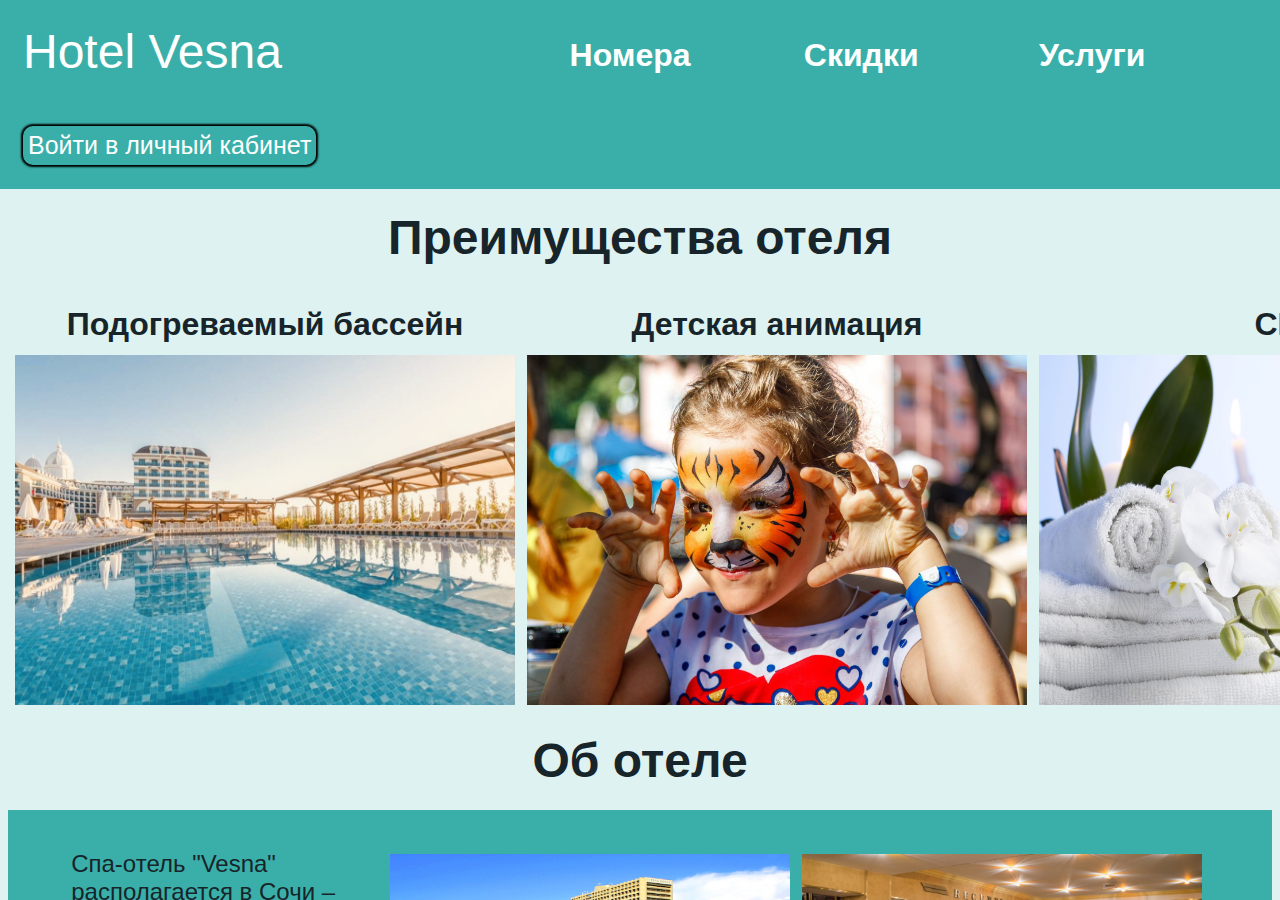
<file: index.html>
<html>
<head>
	<title>Hotel Vesna</title>
</head>
	<frameset rows="12%,9%,*" border="0">
	<frame src="html/top.html" scrolling="no" noresize/>
	<frame src="html/top2.html" scrolling="no" noresize/>
	<frame name="main" src="html/main01.html"/>
	</frameset>
</html>
</file>
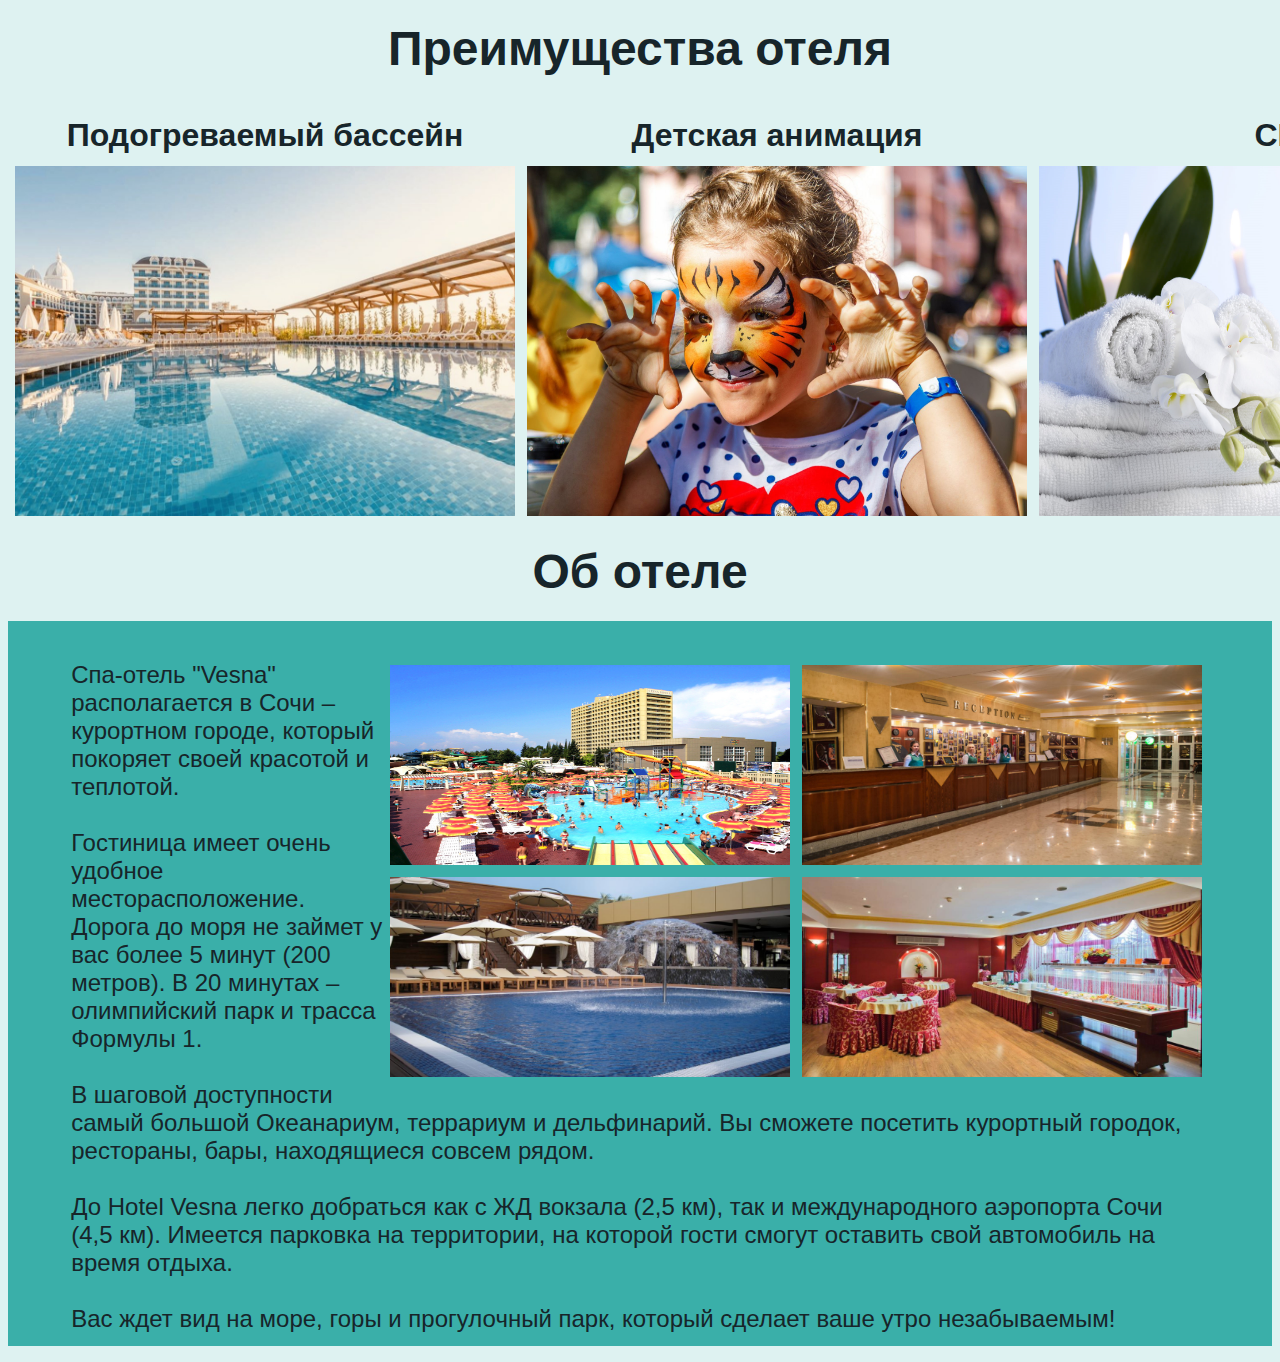
<file: html/main01.html>
<html>
<body bgcolor = "#DEF2F1">
	<H1 align="center" style="font-family: ‘Carme’, sans-serif; padding: 1% 5% 1%"><Font color="#17252A"><font size="7">Преимущества отеля</font></font></H1>
	<table width="100%" cellpadding="5">
		<tr>
			<th width = "33%" style="font-family: ‘Carme’, sans-serif"><Font color="#17252A"><font size="6">Подогреваемый бассейн</font></font></th>
			<th width = "33%" style="font-family: ‘Carme’, sans-serif"><Font color="#17252A"><font size="6">Детская анимация</font></font></th>
			<th width = "33%" style="font-family: ‘Carme’, sans-serif"><Font color="#17252A"><font size="6">СПА</font></font></th>
		</tr>
		<tr>
			<td align="center"><img src="../img/swimingpool.png" width="500" height="350"></td>
			<td align="center"><img src="../img/kids.png" width="500" height="350"></td>
			<td align="center"><img src="../img/spa.png" width="500" height="350"></td>
		</tr>
	</table>
	<H1 align="center" style="font-family: ‘Carme’, sans-serif"><Font color="#17252A"><font size="7">Об отеле</font></font></H1>
	<table width="40%" cellpadding="5" align = "right" style = "padding-right: 5%; margin-top: 3%">
		<tr>
			<th align="center"><img src="../img/hotel1.png" width="400" height="200"></th>
			<th align="center"><img src="../img/hotel2.png" width="400" height="200"></th>
		</tr>
		<tr>
			<td align="center"><img src="../img/hotel3.png" width="400" height="200"></td>
			<td align="center"><img src="../img/hotel4.png" width="400" height="200"></td>
		</tr>
	</table>
	<p style="font-family: ‘Carme’, sans-serif; background-color: #3AAFA9; padding: 1% 5% 1%"><Font color="#17252A"><font size="5">
	<br>Спа-отель "Vesna" располагается в Сочи – курортном
	городе, который покоряет своей красотой и теплотой.</br>
	<br>Гостиница имеет очень удобное месторасположение. Дорога до моря не займет у вас более 5 минут (200 метров). В 20 минутах – 
	олимпийский парк и трасса Формулы 1.</br> 
	<br>В шаговой доступности самый большой Океанариум, террариум и дельфинарий. Вы сможете 
	посетить курортный городок, рестораны, бары, находящиеся совсем рядом.</br>
	<br>До Hotel Vesna легко добраться как с ЖД вокзала (2,5 км), так и международного аэропорта Сочи (4,5 км). Имеется парковка на 
	территории, на которой гости смогут оставить свой автомобиль на время отдыха.</br>
	<br>Вас ждет вид на море, горы и прогулочный парк, который сделает ваше утро незабываемым!</br></font></font></p>
</body>
</html>
</file>
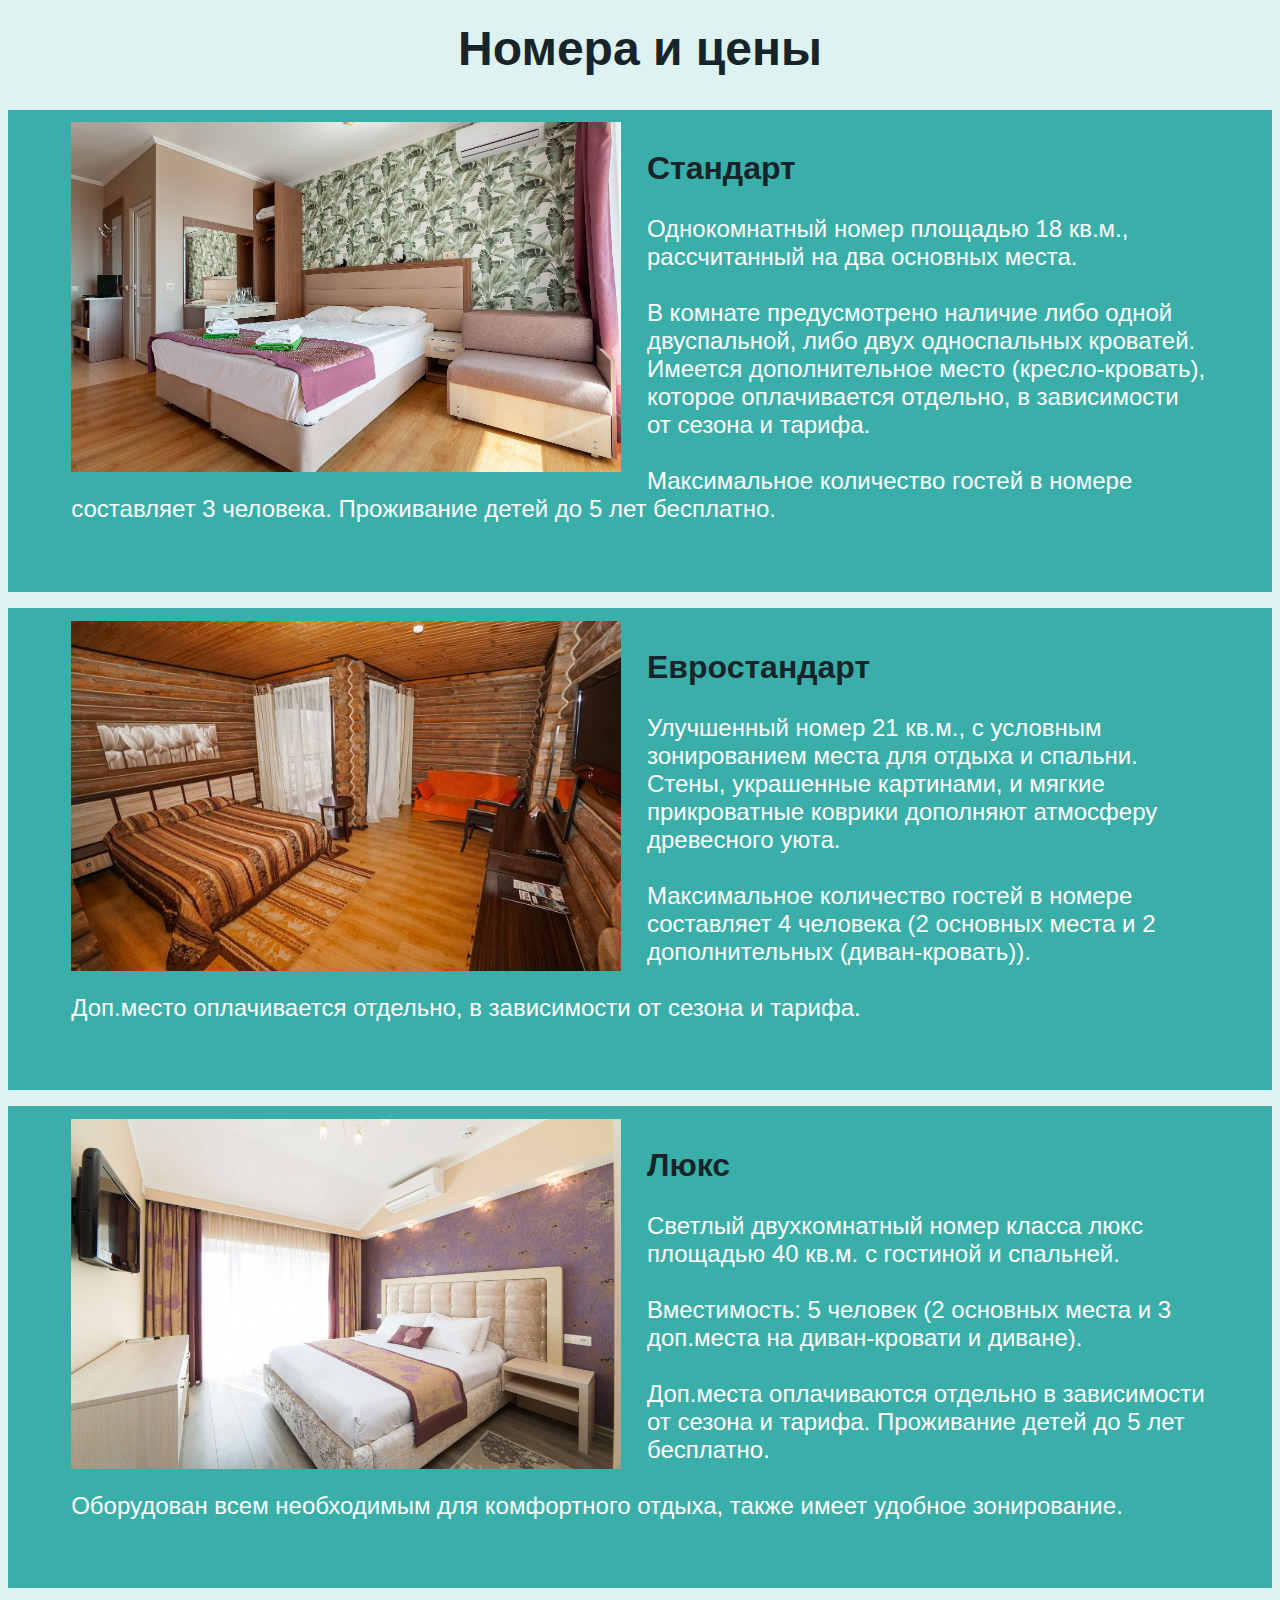
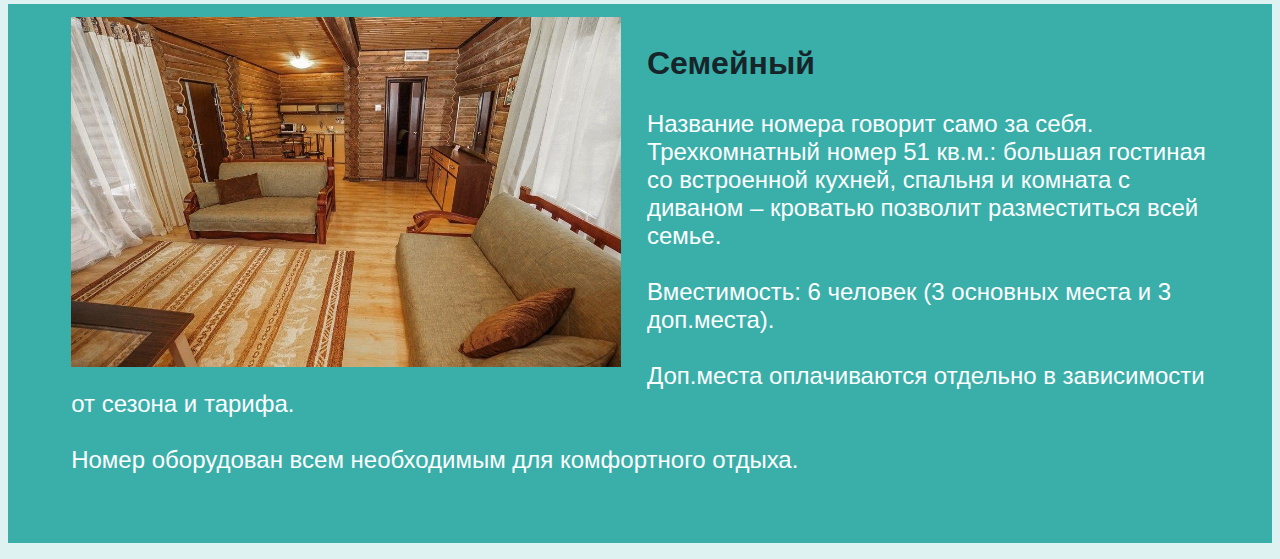
<file: html/rooms.html>
<html>
<body bgcolor = "#DEF2F1">
	<H1 align="center" style="font-family: ‘Carme’, sans-serif; padding: 1% 5% 1%"><Font color="#17252A"><font size="7">Номера и цены</font></font></H1>
	<p style="font-family: ‘Carme’, sans-serif; background-color: #3AAFA9; padding: 1% 5% 1%"><Font color="#FEFFFF"><font size="5">
	<img src="../img/standart.png" width="550" height="350" align="left" style = "padding-right: 2%">
	<br><b><Font color="#17252A"><font size="6">Стандарт</font></font></b></br>
	<br>Однокомнатный номер площадью 18 кв.м., рассчитанный на два основных места.</br> 
	<br>В комнате предусмотрено наличие либо одной двуспальной, либо двух односпальных кроватей. Имеется дополнительное место 
	(кресло-кровать), которое оплачивается отдельно, в зависимости от сезона и тарифа.</br> 
	<br>Максимальное количество гостей в номере составляет 3 человека. Проживание детей до 5 лет бесплатно.</br> 
	<br></br></font></font>
	</p>
	
	<p style="font-family: ‘Carme’, sans-serif; background-color: #3AAFA9; padding: 1% 5% 1%"><Font color="#FEFFFF"><font size="5">
	<img src="../img/evrostandart.png" width="550" height="350" align="left" style = "padding-right: 2%">
	<br><b><Font color="#17252A"><font size="6">Евростандарт</font></font></b></br>
	<br>Улучшенный номер 21 кв.м., с условным зонированием места для отдыха и спальни. Стены, украшенные картинами, и мягкие 
	прикроватные коврики дополняют атмосферу древесного уюта.</br> 
	<br>Максимальное количество гостей в номере составляет 4 человека (2 основных места и 2 дополнительных (диван-кровать)).</br> 
	<br>Доп.место оплачивается отдельно, в зависимости от сезона и тарифа.</br>
	<br></br></font></font>
	</p>
	
	<p style="font-family: ‘Carme’, sans-serif; background-color: #3AAFA9; padding: 1% 5% 1%"><Font color="#FEFFFF"><font size="5">
	<img src="../img/lux.png" width="550" height="350" align="left" style = "padding-right: 2%">
	<br><b><Font color="#17252A"><font size="6">Люкс</font></font></b></br>
	<br>Светлый двухкомнатный номер класса люкс площадью 40 кв.м. с гостиной и спальней.</br> 
	<br>Вместимость: 5 человек (2 основных места и 3 доп.места на диван-кровати и диване).</br> 
	<br>Доп.места оплачиваются отдельно в зависимости от сезона и тарифа. Проживание детей до 5 лет бесплатно.</br> 
	<br>Оборудован всем необходимым для комфортного отдыха, также имеет удобное зонирование.</br>
	<br></br></font></font>
	</p>
	
	<p style="font-family: ‘Carme’, sans-serif; background-color: #3AAFA9; padding: 1% 5% 1%"><Font color="#FEFFFF"><font size="5">
	<img src="../img/family.png" width="550" height="350" align="left" style = "padding-right: 2%">
	<br><b><Font color="#17252A"><font size="6">Семейный</font></font></b></br>
	<br>Название номера говорит само за себя. Трехкомнатный номер 51 кв.м.: большая гостиная со встроенной кухней, спальня и комната 
	с диваном – кроватью позволит разместиться всей семье.</br> 
	<br>Вместимость: 6 человек (3 основных места и 3 доп.места).</br> 
	<br>Доп.места оплачиваются отдельно в зависимости от сезона и тарифа.</br>
	<br>Номер оборудован всем необходимым для комфортного отдыха.</br>
	<br></br></font></font>
	</p>
</body>
</html>
</file>
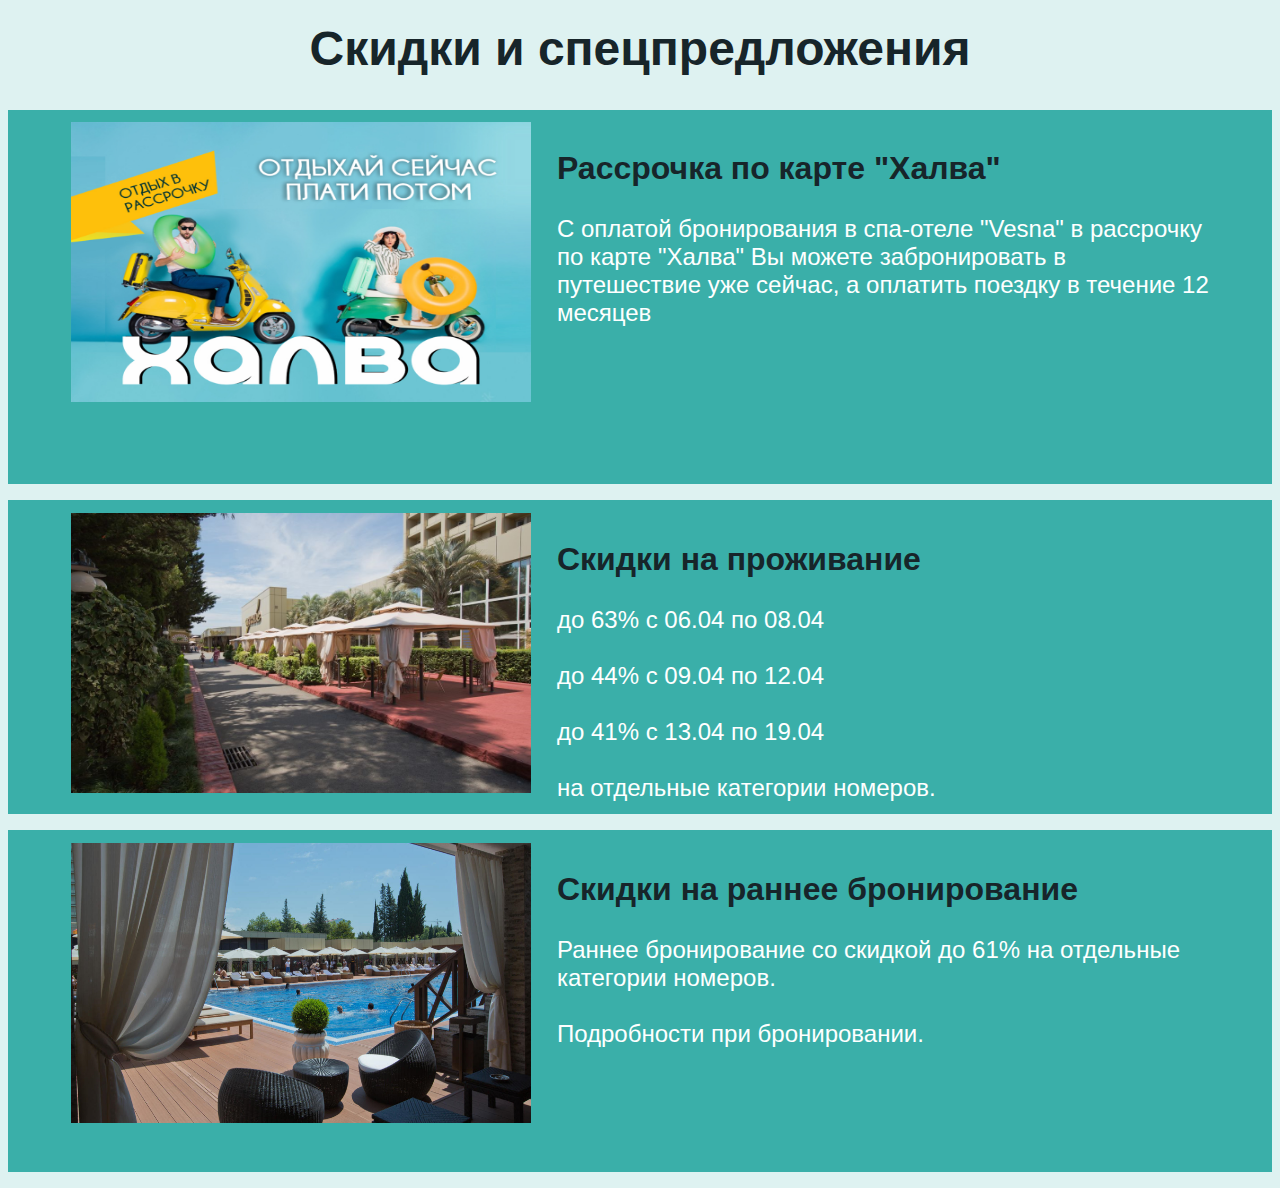
<file: html/sales.html>
<html>
<body bgcolor = "#DEF2F1">
	<H1 align="center" style="font-family: ‘Carme’, sans-serif; padding: 1% 5% 1%"><Font color="#17252A"><font size="7">Скидки и спецпредложения</font></font></H1>
	<p style="font-family: ‘Carme’, sans-serif; background-color: #3AAFA9; padding: 1% 5% 1%"><Font color="#FEFFFF"><font size="5">
	<img src="../img/halva.png" width="460" height="280" align="left" style = "padding-right: 2%">
	<br><b><Font color="#17252A"><font size="6">Рассрочка по карте "Халва"</font></font></b></br>
	<br>С оплатой бронирования в спа-отеле "Vesna" в рассрочку по карте "Халва" Вы можете забронировать в путешествие уже сейчас, 
	а оплатить поездку в течение 12 месяцев</br></font></font>
	<br></br><br></br><br></br><br></br>
	</p>
	
	<p style="font-family: ‘Carme’, sans-serif; background-color: #3AAFA9; padding: 1% 5% 1%"><Font color="#FEFFFF"><font size="5">
	<img src="../img/sales.png" width="460" height="280" align="left" style = "padding-right: 2%">
	<br><b><Font color="#17252A"><font size="6">Скидки на проживание</font></font></b></br>
	<br>до 63% с 06.04 по 08.04</br>
	<br>до 44% с 09.04 по 12.04</br>
	<br>до 41% с 13.04 по 19.04</br>
	<br>на отдельные категории номеров.</br>
	</font></font>
	</p>
	
	<p style="font-family: ‘Carme’, sans-serif; background-color: #3AAFA9; padding: 1% 5% 1%"><Font color="#FEFFFF"><font size="5">
	<img src="../img/earlybook.png" width="460" height="280" align="left" style = "padding-right: 2%">
	<br><b><Font color="#17252A"><font size="6">Скидки на раннее бронирование</font></font></b></br>
	<br>Раннее бронирование со скидкой до 61% на отдельные категории номеров.</br> 
	<br>Подробности при бронировании.</br>
	<br></br><br></br></font></font>
	</p>
</body>
</html>
</file>
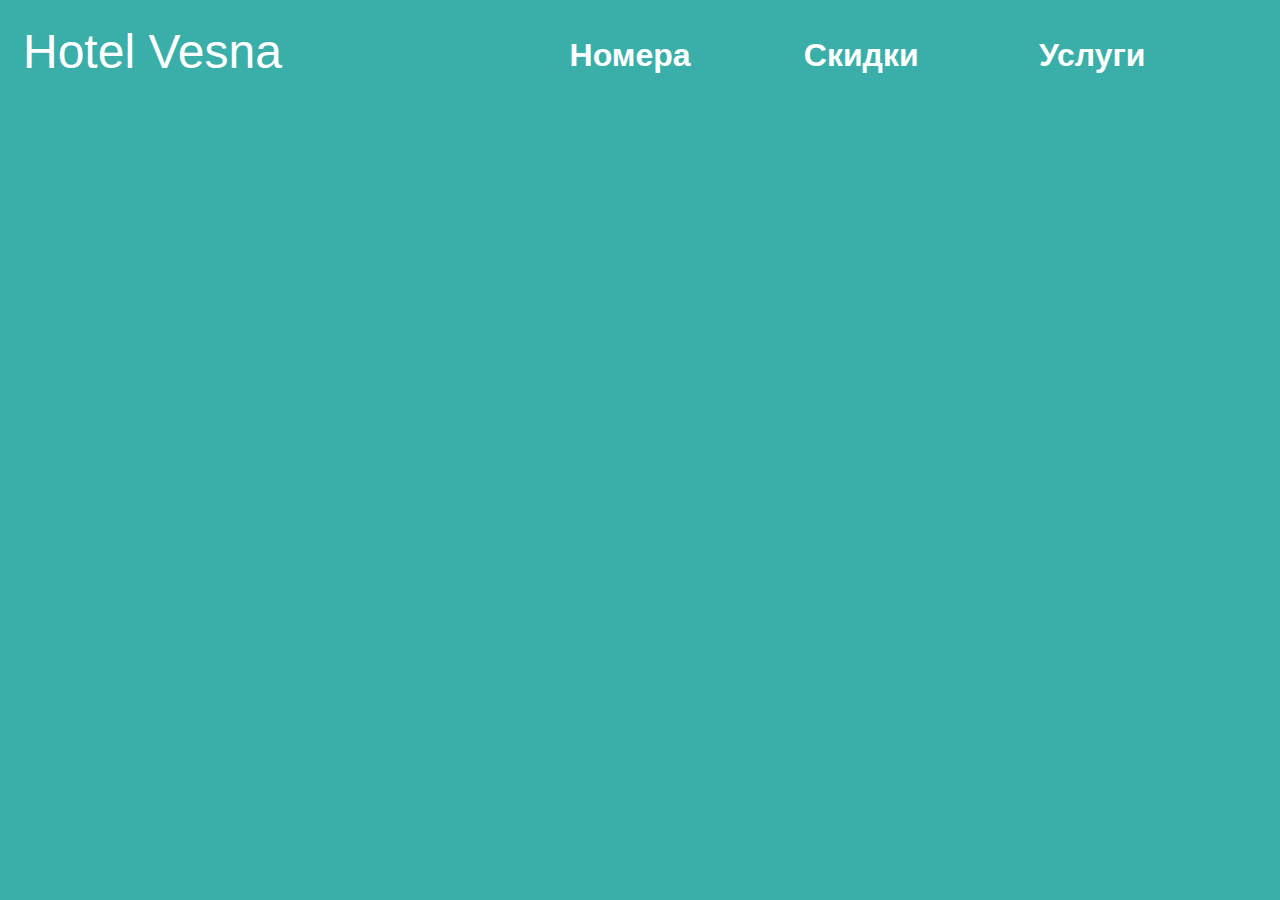
<file: html/top.html>
<html>
<head>
	<link rel="stylesheet" href="styles.css">
</head>
<body bgcolor = "#3AAFA9">
	<div id="texture_alignment" link = "#FEFFFF">
		<p class="alignleft" style="font-family: ‘Carme’, sans-serif"><Font color="#FEFFFF" size="7"><a href = "../html/main01.html" target = "main">Hotel Vesna</a></font></p>
		<table width="60%" cellpadding="2" class="alignright" style = "padding-right: 5%; padding-top: 2%">
		<tr>
			<th width = "33%" style="font-family: ‘Carme’, sans-serif"><Font color="#17252A"><font size="6"><a href = "rooms.html" target = "main">Номера</a></font></font></th>
			<th width = "33%" style="font-family: ‘Carme’, sans-serif"><Font color="#17252A"><font size="6"><a href = "sales.html" target = "main">Скидки</a></font></font></th>
			<th width = "33%" style="font-family: ‘Carme’, sans-serif"><Font color="#17252A"><font size="6"><a href = "services.html" target = "main">Услуги</a></font></font></th>
		</tr>
	</table>
	</div>
</body>
</html>
</file>
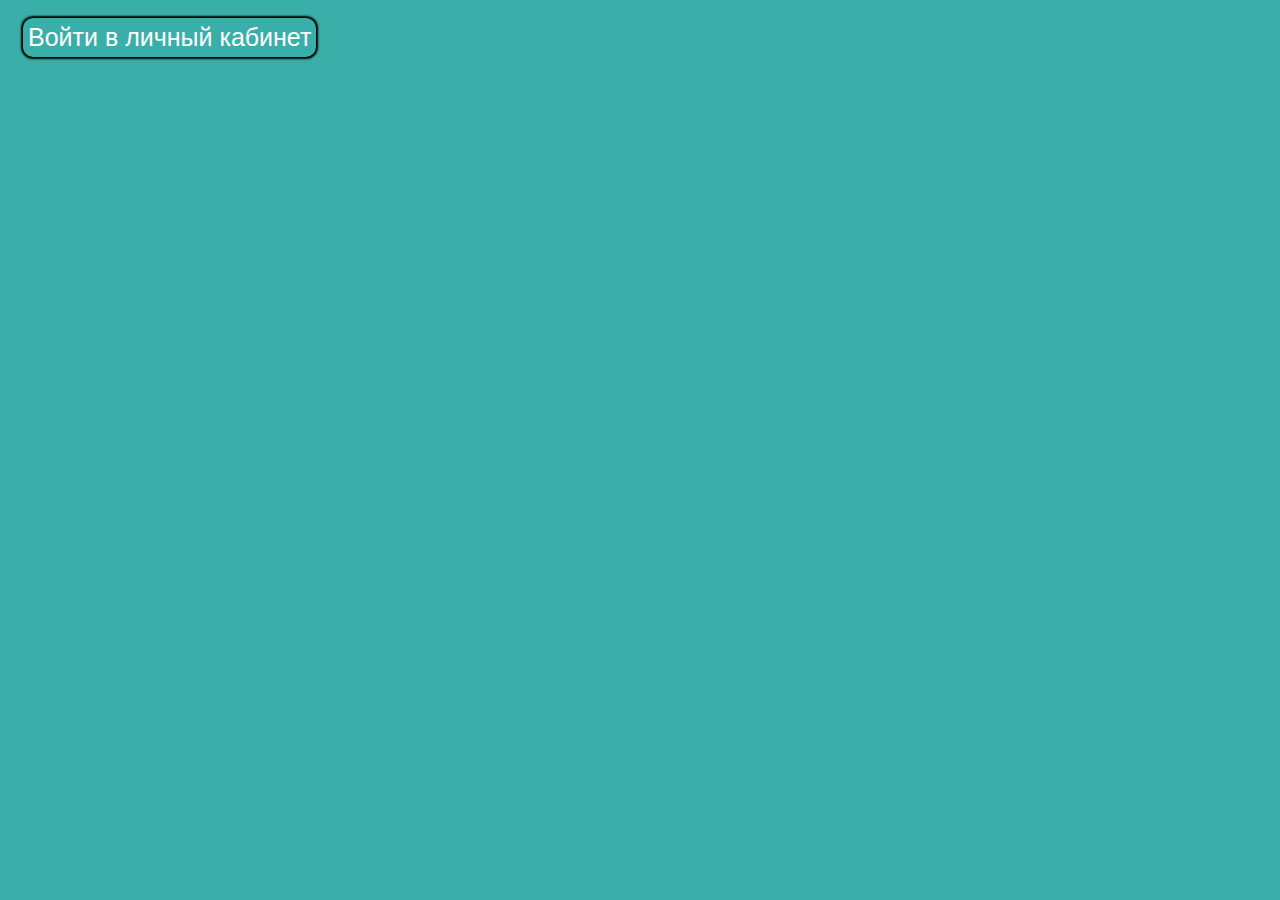
<file: html/top2.html>
<html>
<head>
	<link rel="stylesheet" href="styles.css">
</head>
<body bgcolor = "#3AAFA9">
	<button type="button" class="button_reg" style="font-family: ‘Carme’, sans-serif"><a href = "../login.php" target = "main">Войти в личный кабинет</a></button>
</body>
</html>
</file>
<file: html/styles.css>
.alignleft {
	float: left;
	text-indent: 15px;
}
.alignright {
	float: right;
}

#texture_alignment {
    width: 100%;
}

* {
    box-sizing: border-box;
} 

.button_reg {
    position: absolute;
	display:flex;
    justify-content: center;
    align-items: center;
    margin:10px auto;
	margin-left: 15px;
	background-color:#3AAFA9;
	color: #FEFFFF;
	border:none;
	border-radius:10px;
	box-shadow: 0px 0px 2px 2px rgb(0,0,0);
	padding:5px;
	font-size: 25px;
}

.button_reg:hover {
    background-color:#17252A;
}

a {
	color:#FEFFFF;
	text-decoration:none;
}

a:hover {
	color:#FEFFFF;
	text-decoration: underline;
}

.boxShadow1 {
  width: 80%;
  max-width: 550px;
  margin: 1em auto;
  padding: 1em;
  box-shadow: 0 6px 4px -4px rgba(0, 0, 0, .2);
}
</file>
